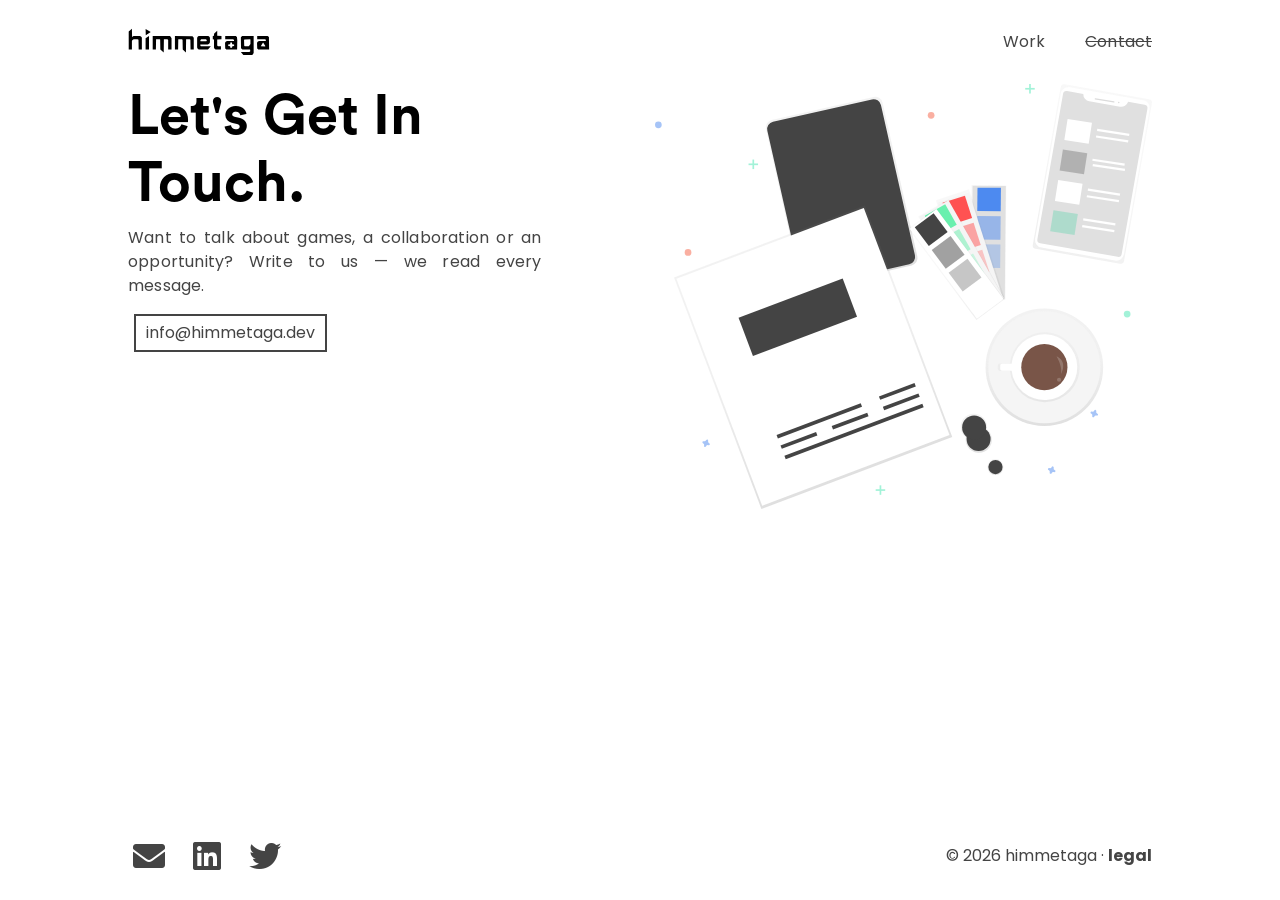
<file: contact.html>
<html>

<head>
    <script async src="https://www.googletagmanager.com/gtag/js?id=UA-159411627-1"></script>
    <script>
        window.dataLayer = window.dataLayer || [];

        function gtag() {
            dataLayer.push(arguments);
        }
        gtag('js', new Date());

        gtag('config', 'UA-159411627-1');
    </script>
    <link rel="stylesheet" href="https://cdnjs.cloudflare.com/ajax/libs/animate.css/3.7.2/animate.min.css">
    <link rel="stylesheet" href="https://stackpath.bootstrapcdn.com/bootstrap/4.4.1/css/bootstrap.min.css">
    <link rel="stylesheet" href="style.css">
    <meta charset="utf-8">
    <meta name="viewport" content="width=device-width, initial-scale=1.0, shrink-to-fit=yes, viewport-fit=cover">
    <meta charset="utf-8" />
    <link rel="stylesheet" href="https://use.fontawesome.com/releases/v5.5.0/css/all.css"
        integrity="sha384-B4dIYHKNBt8Bc12p+WXckhzcICo0wtJAoU8YZTY5qE0Id1GSseTk6S+L3BlXeVIU" crossorigin="anonymous">
    <meta name="Description"
        content="himmetaga — independent game studio in Turkey crafting premium, paid mobile games." />
    <title>Contact | himmetaga</title>
    <link rel="icon" type="image/png" href="assets/img/favicon.png">
</head>

<body id="contact-body" style="overflow-x: hidden;">
    <div>
        <nav class="nav-desk">
            <center>
                <div class="nav-logo">
                    <a href="index.html"><img id="logo" src="assets/img/logo.svg" alt="himmetaga"></a>
                </div>
                <div class="nav-items">
                    <ul>
                        <li><span><a href="work.html">Work</a></span></li>
                        <li><span><a href="#" style="text-decoration: line-through;">Contact</a></span></li>
                    </ul>
                </div>

            </center>
        </nav>
        <div class="animated fadeIn row" style="width:100vw;animation-duration: 1.5s;">
            <div class="col-md-6" id="left-hero">
                <h1 class="hero-tag contact-hero animated fadeInLeft">Let's Get In Touch.</h1>
                <p class="hero-des contact-des animated fadeIn delay-1s">Want to talk about games, a collaboration or an opportunity? Write to us — we read every message.</p>
                <p class="hero-des"><a href="mailto:info@himmetaga.dev"><button class="contact-btn">info@himmetaga.dev</button></a></p>
                <br>
                <!-- <div class="feedback"><a href="https://d474b570.nolt.io/">Have any feedback or suggestion?</a></div> -->

            </div>

            <div class="col-md-6" id="hero-right">
                <img class="animated fadeInRight" id="hero-img" src="assets/img/contact.svg">
            </div>

        </div>
        <div class="footer-full site-foot">
                <div id="contact-social" class="social-icons">
                    <a target="_blank" href="mailto:info@himmetaga.dev" aria-label="E-mail"><i class="fas fa-envelope"></i></a>
                    <a target="_blank" rel="noopener" href="https://www.linkedin.com/in/himmetagadev" aria-label="LinkedIn"><i class="fab fa-linkedin"></i></a>
                    <a target="_blank" rel="noopener" href="https://x.com/himmetagadev" aria-label="X"><i class="fab fa-twitter"></i></a>
                </div>
                <div class="footer-credits">© 2026 himmetaga · <a href="legal.html">legal</a></div>
            </div>
        <div class="menu-wrap">
        <input type="checkbox" class="toggler">
        <div class="hamburger">
            <div></div>
        </div>
        <div class="menu">
            <div>
                <div>
                    <ul>
                        <li><a href="index.html">Home</a></li>
                        <li><a href="work.html">Work</a></li>
                        <li><a disabled href="#" style="text-decoration: line-through;">Contact</a></li>
                    </ul>
                </div>
            </div>
        </div>
    </div>
</body>

</html>
</file>
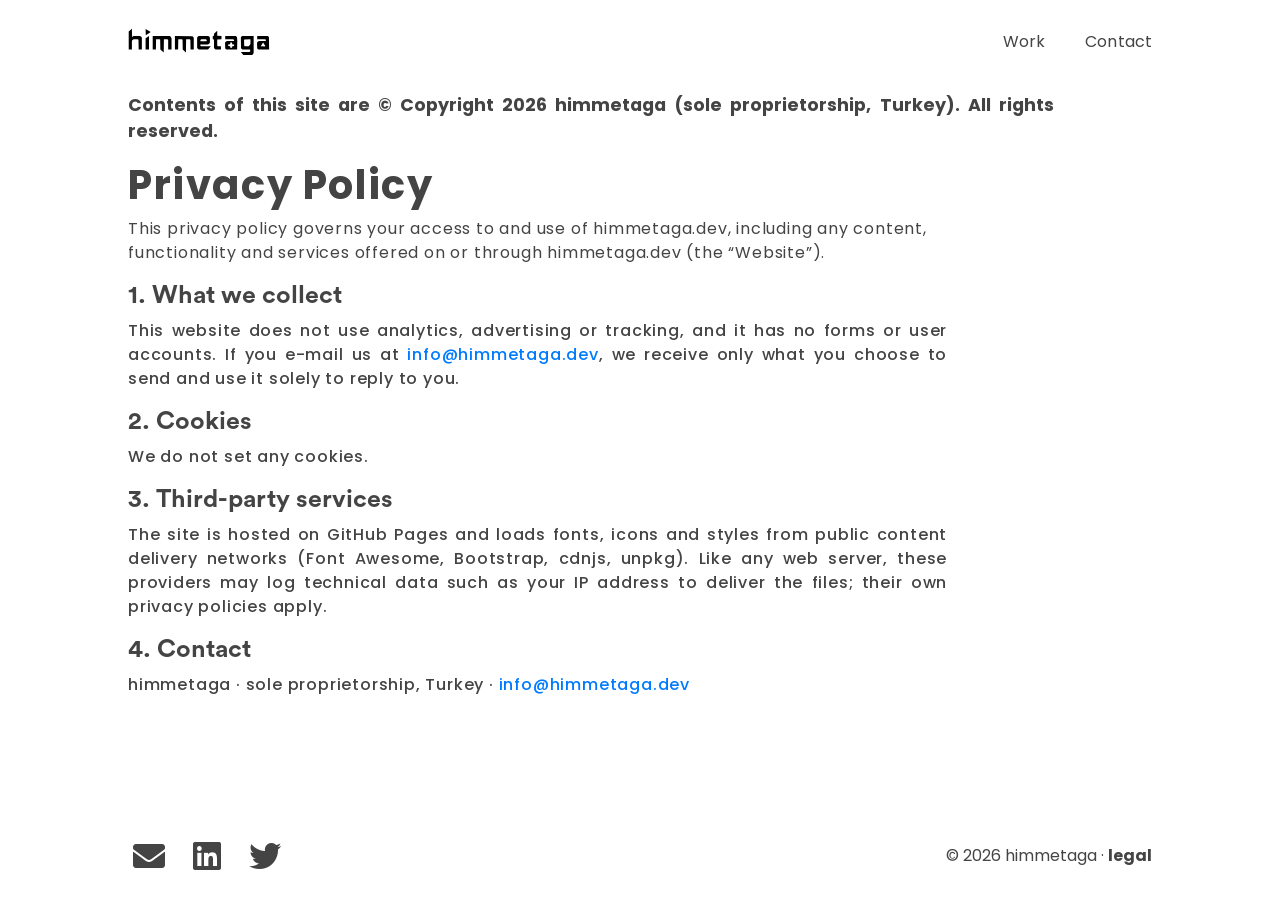
<file: legal.html>
<html>

<head>
    <script async src="https://www.googletagmanager.com/gtag/js?id=UA-159411627-1"></script>
    <script>
        window.dataLayer = window.dataLayer || [];

        function gtag() {
            dataLayer.push(arguments);
        }
        gtag('js', new Date());

        gtag('config', 'UA-159411627-1');
    </script>
    <link rel="stylesheet" href="https://cdnjs.cloudflare.com/ajax/libs/animate.css/3.7.2/animate.min.css">
    <link rel="stylesheet" href="https://stackpath.bootstrapcdn.com/bootstrap/4.4.1/css/bootstrap.min.css">
    <link rel="stylesheet" href="style.css">
    <meta charset="utf-8">
    <meta name="viewport" content="width=device-width, initial-scale=1.0, shrink-to-fit=yes, viewport-fit=cover">
    <meta charset="utf-8" />
    <link rel="stylesheet" href="https://use.fontawesome.com/releases/v5.5.0/css/all.css"
        integrity="sha384-B4dIYHKNBt8Bc12p+WXckhzcICo0wtJAoU8YZTY5qE0Id1GSseTk6S+L3BlXeVIU" crossorigin="anonymous">
    <meta name="Description"
        content="himmetaga — independent game studio in Turkey crafting premium, paid mobile games." />
    <title>Legal | himmetaga</title>
    <link rel="icon" type="image/png" href="assets/img/favicon.png">
</head>

<body id="legal-body" style="overflow-x: hidden;">
    <div>
        <nav class="nav-desk">
            <center>
                <div class="nav-logo">
                    <a href="index.html"><img id="logo" src="assets/img/logo.svg" alt="himmetaga"></a>
                </div>
                <div class="nav-items">
                    <ul>
                        <li><span><a href="work.html">Work</a></span></li>
                        <li><span><a href="contact.html">Contact</a></span></li>
                    </ul>
                </div>

            </center>
        </nav>
        <div class="animated fadeIn row" style="width:100vw;animation-duration: 1.5s;">
            <div class="col-md-12" id="left-hero">
                <h1 id="legal-hero" class="hero-tag contact-hero copyright animated fadeInLeft"></h1>
                <p id="legal-hero-des" class="hero-des  animated fadeIn"><b><span class="copyright-legal">Contents of
                            this site are ©
                            Copyright 2026 himmetaga (sole proprietorship, Turkey). All rights reserved.</b></span><br>
                </p>

                <div class="privacy-policy animated fadeInUp delay-1s">
                    <h1>Privacy Policy</h1>
                    <p>This privacy policy governs your access to and use of himmetaga.dev, including any content,
                        functionality and services offered on or through himmetaga.dev (the “Website”).</p>

                    <h2>1. What we collect</h2>
                    <p class="legal-des">This website does not use analytics, advertising or tracking, and it has no
                        forms or user accounts. If you e-mail us at <a href="mailto:info@himmetaga.dev">info@himmetaga.dev</a>,
                        we receive only what you choose to send and use it solely to reply to you.</p>
                    <h2>2. Cookies</h2>
                    <p class="legal-des">We do not set any cookies.</p>
                    <h2>3. Third-party services</h2>
                    <p class="legal-des">The site is hosted on GitHub Pages and loads fonts, icons and styles from public
                        content delivery networks (Font Awesome, Bootstrap, cdnjs, unpkg). Like any web server, these
                        providers may log technical data such as your IP address to deliver the files; their own privacy
                        policies apply.</p>
                    <h2>4. Contact</h2>
                    <p class="legal-des">himmetaga · sole proprietorship, Turkey ·
                        <a href="mailto:info@himmetaga.dev">info@himmetaga.dev</a></p>
                </div>

            </div>


        </div>
        <div class="footer-full site-foot">
                <div id="contact-social" class="social-icons">
                    <a target="_blank" href="mailto:info@himmetaga.dev" aria-label="E-mail"><i class="fas fa-envelope"></i></a>
                    <a target="_blank" rel="noopener" href="https://www.linkedin.com/in/himmetagadev" aria-label="LinkedIn"><i class="fab fa-linkedin"></i></a>
                    <a target="_blank" rel="noopener" href="https://x.com/himmetagadev" aria-label="X"><i class="fab fa-twitter"></i></a>
                </div>
                <div class="footer-credits">© 2026 himmetaga · <a href="legal.html">legal</a></div>
            </div>
        <div class="menu-wrap">
        <input type="checkbox" class="toggler">
        <div class="hamburger">
            <div></div>
        </div>
        <div class="menu">
            <div>
                <div>
                    <ul>
                        <li><a href="index.html">Home</a></li>
                        <li><a href="about.html">About</a></li>
                        <li><a href="work.html">Work</a></li>
                        <li><a disabled href="contact.html" >Contact</a></li>
                    </ul>
                </div>
            </div>
        </div>
    </div>
</body>

</html>
</file>
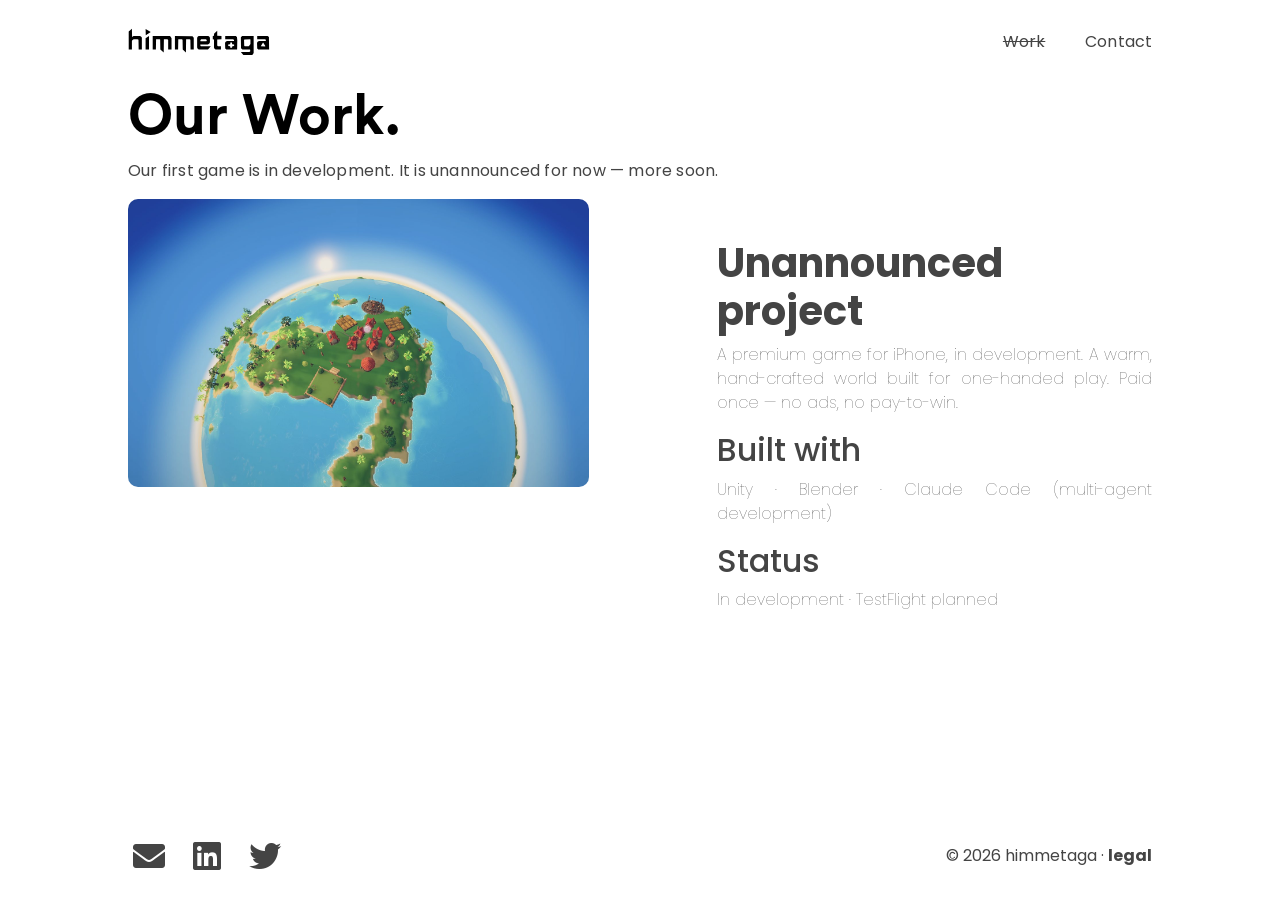
<file: work.html>
<html>

<head>
    <script async src="https://www.googletagmanager.com/gtag/js?id=UA-159411627-1"></script>
    <script>
        window.dataLayer = window.dataLayer || [];

        function gtag() {
            dataLayer.push(arguments);
        }
        gtag('js', new Date());

        gtag('config', 'UA-159411627-1');
    </script>
    <link rel="stylesheet" href="https://cdnjs.cloudflare.com/ajax/libs/animate.css/3.7.2/animate.min.css">
    <link rel="stylesheet" href="https://stackpath.bootstrapcdn.com/bootstrap/4.4.1/css/bootstrap.min.css">
    <link rel="stylesheet" href="style.css">
    <meta charset="utf-8">
    <meta name="viewport" content="width=device-width, initial-scale=1.0, shrink-to-fit=yes, viewport-fit=cover">
    <meta charset="utf-8" />
    <link rel="stylesheet" href="https://use.fontawesome.com/releases/v5.5.0/css/all.css"
        integrity="sha384-B4dIYHKNBt8Bc12p+WXckhzcICo0wtJAoU8YZTY5qE0Id1GSseTk6S+L3BlXeVIU" crossorigin="anonymous">
    <meta name="Description"
        content="himmetaga — independent game studio in Turkey crafting premium, paid mobile games." />
    <title>Work | himmetaga</title>
    <link rel="icon" type="image/png" href="assets/img/favicon.png">
</head>

<body id="contact-body" style="overflow-x: hidden;">
    <div>
        <nav class="nav-desk">
            <center>
                <div class="nav-logo">
                    <a href="index.html"><img id="logo" src="assets/img/logo.svg" alt="himmetaga"></a>
                </div>
                <div class="nav-items">
                    <ul>
                        <li><span><a href="#" style="text-decoration: line-through;">Work</a></span></li>
                        <li><span><a href="contact.html">Contact</a></span></li>
                    </ul>
                </div>

            </center>
        </nav>
        <div class=" fadeIn row" style="width:100vw;height:auto;animation-duration: 1.5s;">
            <div class="col-md-12" id="left-hero">
                <h1 class="hero-tag contact-hero  fadeInLeft">Our Work.</h1>
                <p class="hero-des contact-des  fadeIn delay-1s">Our first game is in development. It is unannounced for now — more soon.
                </p>
                <!-- <div class="feedback"><a href="https://d474b570.nolt.io/">Have any feedback or suggestion?</a></div> -->
            </div>
        </div>
        <!--Content-->
        <div class="animated bounceInUp delay-1s">
            <div class="row" id="work-row">
                <div class="col-md-6 col-sm-12">
                    <center>
                        <div class="work-hero">
                            <img class="work-hero-img" src="assets/img/project-unannounced.jpg" alt="A small hand-crafted planet at golden hour">
                        </div>
                    </center>
                </div>
                <div class="col-md-6 col-sm-12">
                    <div class="work-des">
                        <h1>Unannounced project</h1>
                        <p>A premium game for iPhone, in development. A warm, hand-crafted world built for one-handed play.
                            Paid once — no ads, no pay-to-win.</p>
                        <h2>Built with</h2>
                        <p>Unity · Blender · Claude Code (multi-agent development)</p>
                        <h2>Status</h2>
                        <p>In development · TestFlight planned</p>
                    </div>
                </div>
            </div>
        </div>
            <div class="footer-full site-foot">
                <div id="contact-social" class="social-icons">
                    <a target="_blank" href="mailto:info@himmetaga.dev" aria-label="E-mail"><i class="fas fa-envelope"></i></a>
                    <a target="_blank" rel="noopener" href="https://www.linkedin.com/in/himmetagadev" aria-label="LinkedIn"><i class="fab fa-linkedin"></i></a>
                    <a target="_blank" rel="noopener" href="https://x.com/himmetagadev" aria-label="X"><i class="fab fa-twitter"></i></a>
                </div>
                <div class="footer-credits">© 2026 himmetaga · <a href="legal.html">legal</a></div>
            </div>
        <div class="menu-wrap">
            <input type="checkbox" class="toggler">
            <div class="hamburger">
                <div></div>
            </div>
            <div class="menu">
                <div>
                    <div>
                        <ul>
                            <li><a href="index.html">Home</a></li>
                            <li><a disabled href="#" style="text-decoration: line-through;">Contact</a></li>
                        </ul>
                    </div>
                </div>
            </div>
        </div>
</body>

</html>
</file>
<file: style.css>
@import url('https://fonts.googleapis.com/css?family=Poppins&display=swap');

@font-face {
    font-family: CircularStd;
    src: url(assets/fonts/CircularStd-Bold.eot);
    src: url("assets/fonts/CircularStd-Bold.eot?#iefix") format("embedded-opentype"), url("assets/fonts/CircularStd-Bold.woff") format("woff"), url("assets/fonts/CircularStd-Bold.ttf") format("truetype"), url("assets/fonts/CircularStd-Bold.svg#bcc26993292869431e54c666aafa8fcd") format("svg");
}

:root {
    --primary-color: none;
    --overlay-color: rgba(255, 255, 255, 0.9);
    --menu-speed: 0.75s;
    --light-text-color: #444;
    --black-color: #000;
    --white-color: #fff;
    --hero-color: black;
}
.work-hero-card{
    display: block;
    margin:0 auto;
    width:80%;
    background: #fff;
    align-items: center;
    padding:0;
    /* border-radius: 10px; */
    padding-bottom: 15px;
    /* border:1px solid #44444450; */
    box-shadow: 1px 1px 20px #00000025;
    cursor: pointer;
    transition: all 1s;
    height: 100%;
    
}
#work-text{
    text-align: center;
    font-size: 1.5em;
}
.work-hero-card h1{
    padding-top: 20px;
    text-align: center;
    font-size: 0.8em;
    font-weight: bold;
}
.work-hero-card:hover{
    width:85%;
    box-shadow: 0px 0px 20px #88888875;
    animation:zoom 1s;
    /* filter: none; */
}
.work-card-hero-img{
    width:100%;
    display: block;
    /* border:1px solid #44444450; */
    /* border-radius: 10px; */
    border-bottom: none;
    margin:0 auto;
    left:0;
    right: 0;
}
.work-double-row{
    padding-left:120px;
    padding-right: 120px;
    margin-top: 80px;
}
.project-star {
    position: absolute;
    background: #ffff0080;
    border-radius: 50px;
    padding: 2px 6px;
    font-size: 0.8em;
    top: 40px;
    right: 0;
}

.project-star-mobile {
    display: none;
    background: #ffff0080;
    border-radius: 50px;
    padding: 2px 6px;
    width: 50%;
    margin-bottom: 10px;
    text-align: center;
    font-size: 0.8em;

}

#work-row {
    padding-left: 135px;
    padding-right: 135px;
    width: 100vw;
}

.work-hero {
    /* border:2px solid #444; */
    border-radius: 10px;
    /* box-shadow: 0px 0px 5px #444; */
    width: 90%;
    transition: width 1s;
}
.work-hero:hover{
    width: 95%;
}

.work-des {
    padding-top: 40px;

}

.work-des h1 {
    font-weight: bold;
}

.work-des p {
    text-align: justify;
    font-weight: 100;
}

.work-hero-img {
    width: 100%;
    border-radius: 10px;
}

.technologies h2 {
    font-size: 0.8em;
    font-weight: bold;
}

.tech-stack {
    cursor: pointer;
    margin-right: 10px;
    background: #f2f2f2;
    padding: 2px 4px;
    font-size: 0.8em;
    transition: background 1s;
}

.tech-stack:hover {
    background: beige;
}

.featured {
    margin-top: 10px;
}

.partners {
    /* background:#f2f2f2; */
    height: 50px;
    margin-right: 20px;
}

#partner-logo {
    height: 40px;
    cursor: pointer;
    transition: all 1s;
}

#partner-logo:hover {
    box-shadow: 0px 0px 10px #444;
}

.work-read {
    float: right;
    font-size: 0.8em;
}

.work-read:hover {
    background: #444;
    color: white !important;
    border: 2px solid #444 !important;
}

body {
    font-family: 'Poppins', sans-serif;
    color: var(--light-text-color);
    overflow-x: hidden;
}

.comingsoon h1 {
    font-size: 3em;
}

.comingsoon {
    position: absolute;
    margin: auto;
    top: 0;
    /* background: white; */
    text-align: center;
    right: 0;
    bottom: 0;
    left: 0;
    /* width: 40em; */
    height: 10em;
    animation: opac 0.1s ease-in-out 5;
}

.comingsoon a {
    color: #444;
    font-weight: bold;
    text-decoration: none;
    transition: font-size 1s;
}

.comingsoon a:hover {
    color: blue;
    font-size: 1.5em;
}

.social-icons a {
    color: var(--light-text-color);
    text-decoration: none;
    transition: all 1s;
}

.social-icons a:hover {
    color: blue;
}

li span a {
    color: #444;
    text-decoration: none;

}

li span a:hover {
    color: #444;
    text-decoration: none;
}

.copyright-legal {
    font-size: 1.1em;
    color: #444;
    letter-spacing: 0px;
    text-align: left;
}

.legal-links {
    text-decoration: none;
    font-weight: bold;
    transition: all 1s;
}

.legal-links:hover {
    text-decoration: none;
    color: blue;
}

.legal a,
.legal a:hover,
.legal a:active {
    color: #444;
    text-decoration: none;
}

.privacy-policy h1 {
    font-size: 2.5em;
    /* font-family: 'CircularStd'; */
    font-weight: bold;
    letter-spacing: 0.1rem;
}

.privacy-policy h2 {
    font-size: 25px;
    font-family: 'CircularStd';
    /* letter-spacing: 0.1rem; */
}

.legal-des {
    text-align: justify;
    font-weight: 500;
}

.legal-des strong {
    /* font-size: 1.1em; */
    font-weight: 900;
}

.privacy-policy p {
    padding-right: 13vw;
    letter-spacing: 0.8px;
}

.nav-desk {
    height: 10vh;
    /* position: fixed; */
    display: block;
    width: 80vw;
    margin: auto;

    margin-top: 20px;
    left: 0;
    right: 0;
    /* background: black; */
}

.nav-logo {
    height: 100%;
    float: left;


}



.menu-wrap {
    position: fixed;
    top: 50px;
    right: 50px;
    z-index: 1;
    display: none;
}

.menu-wrap .toggler {
    position: absolute;
    top: 0px;
    right: 0;
    z-index: 2;
    cursor: pointer;
    width: 50px;
    height: 50px;
    opacity: 0;
}

.menu-wrap .hamburger {
    position: absolute;
    top: 0;
    right: 0;
    z-index: 1;
    width: 60px;
    height: 60px;
    padding: 1rem;
    background: var(--primary-color);
    display: flex;
    align-items: center;
    justify-content: center;
}

/* Hamburger Line */
.menu-wrap .hamburger>div {
    position: relative;
    flex: none;
    width: 100%;
    height: 2px;
    z-index: 1;
    background: black;
    display: flex;
    align-items: center;
    justify-content: center;
    transition: all 0.4s ease;
}

/* Hamburger Lines - Top & Bottom */
.menu-wrap .hamburger>div::before,
.menu-wrap .hamburger>div::after {
    content: '';
    position: absolute;
    z-index: 1;
    top: -10px;
    width: 100%;
    height: 2px;
    background: inherit;
}

/* Moves Line Down */
.menu-wrap .hamburger>div::after {
    top: 10px;
}

/* Toggler Animation */
.menu-wrap .toggler:checked+.hamburger>div {
    transform: rotate(135deg);
}

/* Turns Lines Into X */
.menu-wrap .toggler:checked+.hamburger>div:before,
.menu-wrap .toggler:checked+.hamburger>div:after {
    top: 0;
    transform: rotate(90deg);
}

/* Rotate On Hover When Checked */
.menu-wrap .toggler:checked:hover+.hamburger>div {
    transform: rotate(225deg);
}

/* Show Menu */
.menu-wrap .toggler:checked~.menu {
    visibility: visible;
}

.menu-wrap .toggler:checked~.menu>div {
    transform: scale(1);
    transition-duration: var(--menu-speed);
}

.menu-wrap .toggler:checked~.menu>div>div {
    opacity: 1;
    transition: opacity 0.4s ease 0.4s;
}

.menu-wrap .menu {
    position: fixed;
    top: 0;
    right: 0;
    width: 100%;
    height: 100%;
    z-index: 1;
    visibility: hidden;
    overflow: hidden;
    display: flex;
    align-items: center;
    justify-content: center;
}

.menu-wrap .menu>div {
    background: var(--overlay-color);
    border-radius: 50%;
    width: 200vw;
    height: 200vw;
    display: flex;
    flex: none;
    align-items: center;
    justify-content: center;
    transform: scale(0);
    transition: all 0.4s ease;
}

.menu-wrap .menu>div>div {
    text-align: center;
    max-width: 90vw;
    max-height: 100vh;
    opacity: 0;
    transition: opacity 0.4s ease;
}

.menu-wrap .menu>div>div>ul>li {
    list-style: none;
    color: var(--white-color);
    font-size: 1.5rem;
    padding: 1rem;
}

.menu-wrap .menu>div>div>ul>li>a {
    color: inherit;
    text-decoration: none;
    transition: color 0.4s ease;
}


.legal {
    position: absolute;
    bottom: 25px;
    right: 25px;
}


.hero-tag {
    margin-top: 20vh;
    text-align: left;
    font-size: 4.5em;
    font-weight: bold;
    color: var(--hero-color);
    font-family: 'CircularStd', sans-serif;
}

.contact-hero {
    margin-top: 0vh;
    font-size: 3.5em;
}

.hero-des {
    padding-right: 60px;
    text-align: justify;
    /* font-weight: 800; */
    letter-spacing: 1.2;
}

.contact-des {
    letter-spacing: 0.2;
}

.input-container {
    padding: 10px 0px;
}

.form-group {
    margin-bottom: 1rem;
}

label {
    display: inline-block;
    margin-bottom: 0.5rem;
}

.form-control {
    height: calc(2.25rem + 2px);
    padding: .5rem .75rem;
    width: 90%;
    font-size: 1rem;
    line-height: 1.5;
    color: #495057;
    background: none;
    border: none;
    border-bottom: 2px solid #444;
    border-radius: 0rem;
    transition: all .5s ease-in-out;
    outline: none;
}

.form-control:focus {
    outline: none;
    border-bottom: 2px solid blue;
    box-shadow: none;
}

.form-control:hover {
    background: whitesmoke;
}

/* input:focus, textarea:focus, select:focus{
    outline: none;
} */
.learn-btn {
    padding: 5px 10px;
    background: var(--light-text-color);
    color: white;
    border: 2px solid var(--light-text-color);
    letter-spacing: 0.1;
    transition: all 1s;
}

.contact-des a {
    text-decoration: none;
    color: #444;
    transition: color 1s;
}

.contact-des a:hover {
    color: blue;
}

.learn-btn:hover {
    background: blue;
    border: 2px solid blue;
}

.contact-btn {
    margin-left: 6px;
    padding: 5px 10px;
    color: var(--light-text-color);
    background: none;
    border: 2px solid var(--light-text-color);
    transition: all 1s;
}

.contact-btn:hover {
    color: blue;
    border: 2px solid blue;
}

#hero-img {
    margin-top: 50px;
    width: 90%;
}

#left-hero {
    padding-left: 150px;
}

#logo {
    margin-top: 14px;
    height: 30px;
    width: auto;
    /* vektör logo: img içinde currentColor siyah çizilir (açık zemin) */
}

/* .nav-items{
    color:black;
    float:right;
} */
ul {
    float: right;
    /* color:white; */
    list-style: none;
    padding: 30px 0px;
}

li {
    /* text-transform: uppercase; */
    display: inline;
    font-size: 16px;
    letter-spacing: 0.1;
    padding: 0px 15px;
}

.social-icons {
    margin-top: 30%;
}

.footer-full {
    width: 80vw;
    margin: 0 auto;
    padding: 30px 10px;
    padding-top: 100px;
    position: relative;
    bottom: 0;
    left: 0;
    right: 0;
}

.footer-credits {
    float: right;
    /* display: inline; */
}

.footer-credits a {
    color: #444;
    font-weight: bold;
    text-decoration: none;
    transition: all 1s;
}

.footer-credits a:hover {
    color: blue;
    text-decoration: none;
    font-weight: bold;
}

.social-icons i {
    font-size: 2em;
    /* font-weight: 100; */
    padding: 0px 5px;
}

li span {
    position: relative;
    /* display: block; */
    cursor: pointer;
}

li span:before,
li span:after {
    content: '';
    position: absolute;
    width: 0%;
    height: 1px;
    top: 50%;
    margin-top: -0.5px;
    background: var(--black-color);
}

li span:before {
    left: -2.5px;
}

li span:after {
    right: 2.5px;
    background: var(--black-color);
    transition: width 0.8s cubic-bezier(0.22, 0.61, 0.36, 1);
}

.footer-full {
    padding-top: 60px;
}

li span:hover:before {
    background: var(--black-color);
    width: 100%;
    transition: width 0.5s cubic-bezier(0.22, 0.61, 0.36, 1);
}

li span:hover:after {
    background: transparent;
    width: 100%;
    transition: 0s;
}

#index-body {
    /* background: url('assets/img/mobile.png'); */
    background-size: cover;
    background-repeat: no-repeat;
    background-position: center;
}

/* Tablets */
@media (min-width: 768px) and (max-width: 1024px) {
    #left-hero {
        padding-left: 80px;
        flex: 0 0 100% !important;
        max-width: 100% !important;

    }

    #work-row {
        padding-left: 50px;
        padding-right: 50px;
    }

    .work-hero {
        width: 100%;
    }

    #hero-right {
        display: none;
    }
    .work-double-row{
        padding-left: 30px;
        padding-right: 30px;
    }
    #index-body {
/*         background: url('assets/img/mobile.png'); */
        background-size: cover;
        background-repeat: no-repeat;
        background-position: center;
        height: 100vh;
        width: 100vw;
    }
    /* .work-double-row{
        padding-left: 50px;
        padding-right: 50px;
    } */

}

/* #logo {
    display: none;
} */

@media only screen and (max-width: 768px) {

    /* For mobile phones: */
    .nav-items {
        width: 0;
        height: 0;
        display: none;
    }
    .work-double-row{
        padding:30px 20px;
        padding-bottom: 0;
    }
    .work-hero-card{
        width:100%;
        margin-bottom: 25px;
    }
    #row-3{
        margin-top: 0px;
        padding:0 20px;
    }
    #index-body {
/*         background: url('assets/img/mobile.png'); */
        background-size: cover;
        background-repeat: no-repeat;
        background-position: center;
        height: 100vh;
    }

    #left-hero {
        padding-left: 50px;
        ;
    }

    #work-row {
        padding-right: 0;
        padding-left: 30px;
    }

    .work-des h1 {
        text-align: center;
    }

    .work-read {
        float: none;
    }

    #logo {
        display: none;
        /* height: 65%;
        margin-top: 28px; */
    }

    .hero-tag {
        margin-top: 20vh;
        font-size: 4em;
    }

    #hero-right {
        display: none;
    }

    .hero-des {
        padding-right: 30px;
    }

    .menu-wrap {
        display: block;
    }

    .menu ul li {
        display: block !important;
    }

    .menu ul li a {
        color: var(--black-color) !important;
    }

    .menu-wrap .hamburger {
        z-index: 2;
    }

    .menu-wrap .toggler {
        z-index: 3;
    }

    .contact-hero {
        margin-top: 10vh;
    }

    .footer-full {
        text-align: center;
        padding-top: 40px !important;
    }

    #contact-social {
        margin-top: 10%;
    }

    .footer-credits {
        display: block;
        text-align: center;
        padding-top: 10px;
        float: none;
    }

    #legal-hero {
        margin-top: 5vh !important;
        text-align: left;
    }

    #legal-hero-des {
        padding-right: 10px;
        text-align: left;
        font-size: 0.8em;
    }

    .privacy-policy p {
        padding-right: 1vw;
        /* text-align: left; */
    }

    .project-star {
        display: none;
    }

    .project-star-mobile {
        display: block;
    }
}


::-webkit-scrollbar {
    width: 5px;
}

/* Track */
::-webkit-scrollbar-track {
    background: white;

}

/* Handle */
::-webkit-scrollbar-thumb {
    background: #444;
    border-radius: 50px;

}

/* Handle on hover */
::-webkit-scrollbar-thumb:hover {
    background: #555;

}

/* ── himmetaga: simetrik yerleşim (masaüstü) ─────────────────────────────────────────────
   Menü ve alt bilgi zaten ekranın %80'inde ortalı; içerik de aynı %10'luk kenar payına oturur,
   ana sayfa içeriği dikeyde ortalanır, alt bağlantılar ortaya alınır. */
html, body { overflow-x: hidden; }
.row { margin-left: 0; margin-right: 0; }
@media only screen and (min-width: 769px) {
    #index-body > div > .row,
    .contact-row, #work-row,
    body > div > .row { width: 80vw !important; margin-left: auto !important; margin-right: auto !important; padding-left: 0 !important; padding-right: 0 !important; }
    #left-hero { padding-left: 0; padding-right: 3vw; }
    #hero-right { padding-right: 0; display: flex; align-items: center; justify-content: center; }
    #hero-img { margin-top: 0; width: 100%; max-width: 560px; }
    #index-body > div > .row { min-height: calc(100vh - 10vh - 20px - 60px); align-items: center; }
    #index-body .hero-tag { margin-top: 0; }
    .social-icons { margin-top: 36px; }
    .footer-full { padding-left: 0; padding-right: 0; }
    .legal { left: 0; right: 0; text-align: center; }
}

/* ── himmetaga: alt bilgi her sayfada aynı yerde (sosyal butonlar sol, telif sağ) ── */
.site-foot .social-icons { margin: 0; display: flex; gap: 18px; }
.site-foot .footer-credits { float: none; }
@media only screen and (min-width: 769px) {
    body { padding-bottom: 96px; }
    .site-foot { position: fixed !important; left: 0; right: 0; bottom: 0; width: 80vw; margin: 0 auto; padding: 0 0 28px !important;
                 display: flex; justify-content: space-between; align-items: center; background: transparent; z-index: 5; }
    /* Work: görsel başlıkla sola, metin sağ kenara hizalı */
    #work-row > div { padding-left: 0; padding-right: 0; }
    #work-row center { text-align: left; }
    #work-row .work-hero { margin: 0; }
    #work-row .work-hero-img { width: 100%; margin: 0; }
    #work-row .work-des { padding-left: 6vw; padding-right: 0; }
}
@media only screen and (max-width: 768px) {
    .site-foot { display: flex; justify-content: space-between; align-items: center; width: auto; padding: 28px 20px !important; }
}

/* ── himmetaga: üst bar simetrik (logo sol %10, menü sağ %10, aynı dikey eksen) + alt bilgi zemini ── */
.nav-desk { width: 80vw !important; height: 84px !important; margin: 0 auto !important; padding: 0 !important; }
.nav-desk > center { display: flex; justify-content: space-between; align-items: center; height: 100%; }
.nav-logo { float: none !important; height: auto !important; display: flex; align-items: center; }
#logo { margin: 0 !important; padding: 0 !important; height: 28px; }
.nav-items { float: none !important; margin: 0 !important; padding: 0 !important; }
.nav-items ul { display: flex; gap: 40px; margin: 0 !important; padding: 0 !important; list-style: none; }
.nav-items li { margin: 0 !important; padding: 0 !important; }
@media only screen and (min-width: 769px) {
    .site-foot { background: #fff; padding-top: 22px !important; box-shadow: 0 -18px 24px -18px rgba(255,255,255,1); }
}

/* ── himmetaga: mobil düzen ── logo görünür ve hamburgerle aynı satırda, başlık taşmaz,
   metin sola yaslı (iki yana yaslı boşluklar yok), üst boşluk kısa, kenar payları iki yanda eşit */
@media only screen and (max-width: 768px) {
    .nav-desk { display: block !important; width: auto !important; height: 72px !important; padding: 0 24px !important; }
    .nav-desk > center { justify-content: flex-start; }
    .nav-items { display: none !important; }
    #logo { display: block !important; height: 24px; margin-top: 0 !important; }
    #left-hero, #hero-right, .work-des, #work-row, #work-row > div { padding-left: 24px !important; padding-right: 24px !important; }
    .row, #index-body > div > .row { width: 100% !important; margin: 0 !important; }
    .hero-tag, #index-body .hero-tag { margin-top: 6vh !important; font-size: clamp(36px, 11vw, 52px) !important; line-height: 1.1; overflow-wrap: break-word; }
    .hero-des, .legal-des, .work-des p { text-align: left !important; word-spacing: normal; letter-spacing: .2px; }
    #hero-img { width: 100%; margin-top: 24px; }
    .site-foot { padding: 24px 24px 32px !important; }
}
@media only screen and (max-width: 768px) {
    .menu-wrap { top: 6px !important; right: 10px !important; }
    #work-row .work-des h1, #work-row .work-des h2 { text-align: left !important; }
    #work-row center { text-align: left; }
    #work-row .work-hero-img { width: 100% !important; margin: 0 !important; }
}
@media only screen and (max-width: 768px) { #work-row { padding-left: 0 !important; padding-right: 0 !important; } }
@media only screen and (max-width: 768px) { #work-row .work-des { padding-left: 0 !important; padding-right: 0 !important; } }
/* mobil alt bilgi: içerik kısa olsa da ekranın en altında; butonlar üstte ortalı, telif tek satır */
@media only screen and (max-width: 768px) {
    body { display: flex; flex-direction: column; min-height: 100vh; min-height: 100dvh; }
    .site-foot { margin-top: auto !important; flex-direction: column; justify-content: center !important; gap: 14px; text-align: center; padding: 32px 24px 28px !important; }
    .site-foot .social-icons { justify-content: center; gap: 28px; }
    .site-foot .footer-credits { white-space: nowrap; font-size: 14px; }
}
/* daktilo animasyonu yazıp silerken başlık yüksekliği değişmesin (alttaki metin zıplamasın):
   başlık tek satırda kalır, yüksekliği bir satıra sabit */
.hero-tag .typer { white-space: nowrap; }
#index-body .hero-tag { white-space: nowrap; min-height: 1.15em; line-height: 1.15; }
@media only screen and (max-width: 768px) {
    #index-body .hero-tag { font-size: clamp(28px, 9.5vw, 48px) !important; }
}
/* mobil alt bilgi: butonlar solda, telif sağda, aynı satır, iki yanda eşit pay; Safari alt çubuğu için güvenli alan */
@media only screen and (max-width: 768px) {
    .site-foot { flex-direction: row !important; justify-content: space-between !important; align-items: center; text-align: left;
                 padding: 28px 24px calc(28px + env(safe-area-inset-bottom)) !important; }
    .site-foot .social-icons { justify-content: flex-start; gap: 18px; }
    .site-foot .social-icons i { font-size: 22px; }
    .site-foot .footer-credits { font-size: 13px; text-align: right; }
}
@media only screen and (max-width: 768px) {
    .site-foot { width: 100% !important; max-width: none !important; margin-left: 0 !important; margin-right: 0 !important; box-sizing: border-box; align-self: stretch; }
    .site-foot .social-icons, .site-foot .social-icons a, .site-foot .footer-credits { margin: 0 !important; padding: 0 !important; line-height: 1; display: flex; align-items: center; }
}
@media only screen and (max-width: 768px) { .site-foot .footer-credits { gap: 5px; white-space: pre; } }
</file>
